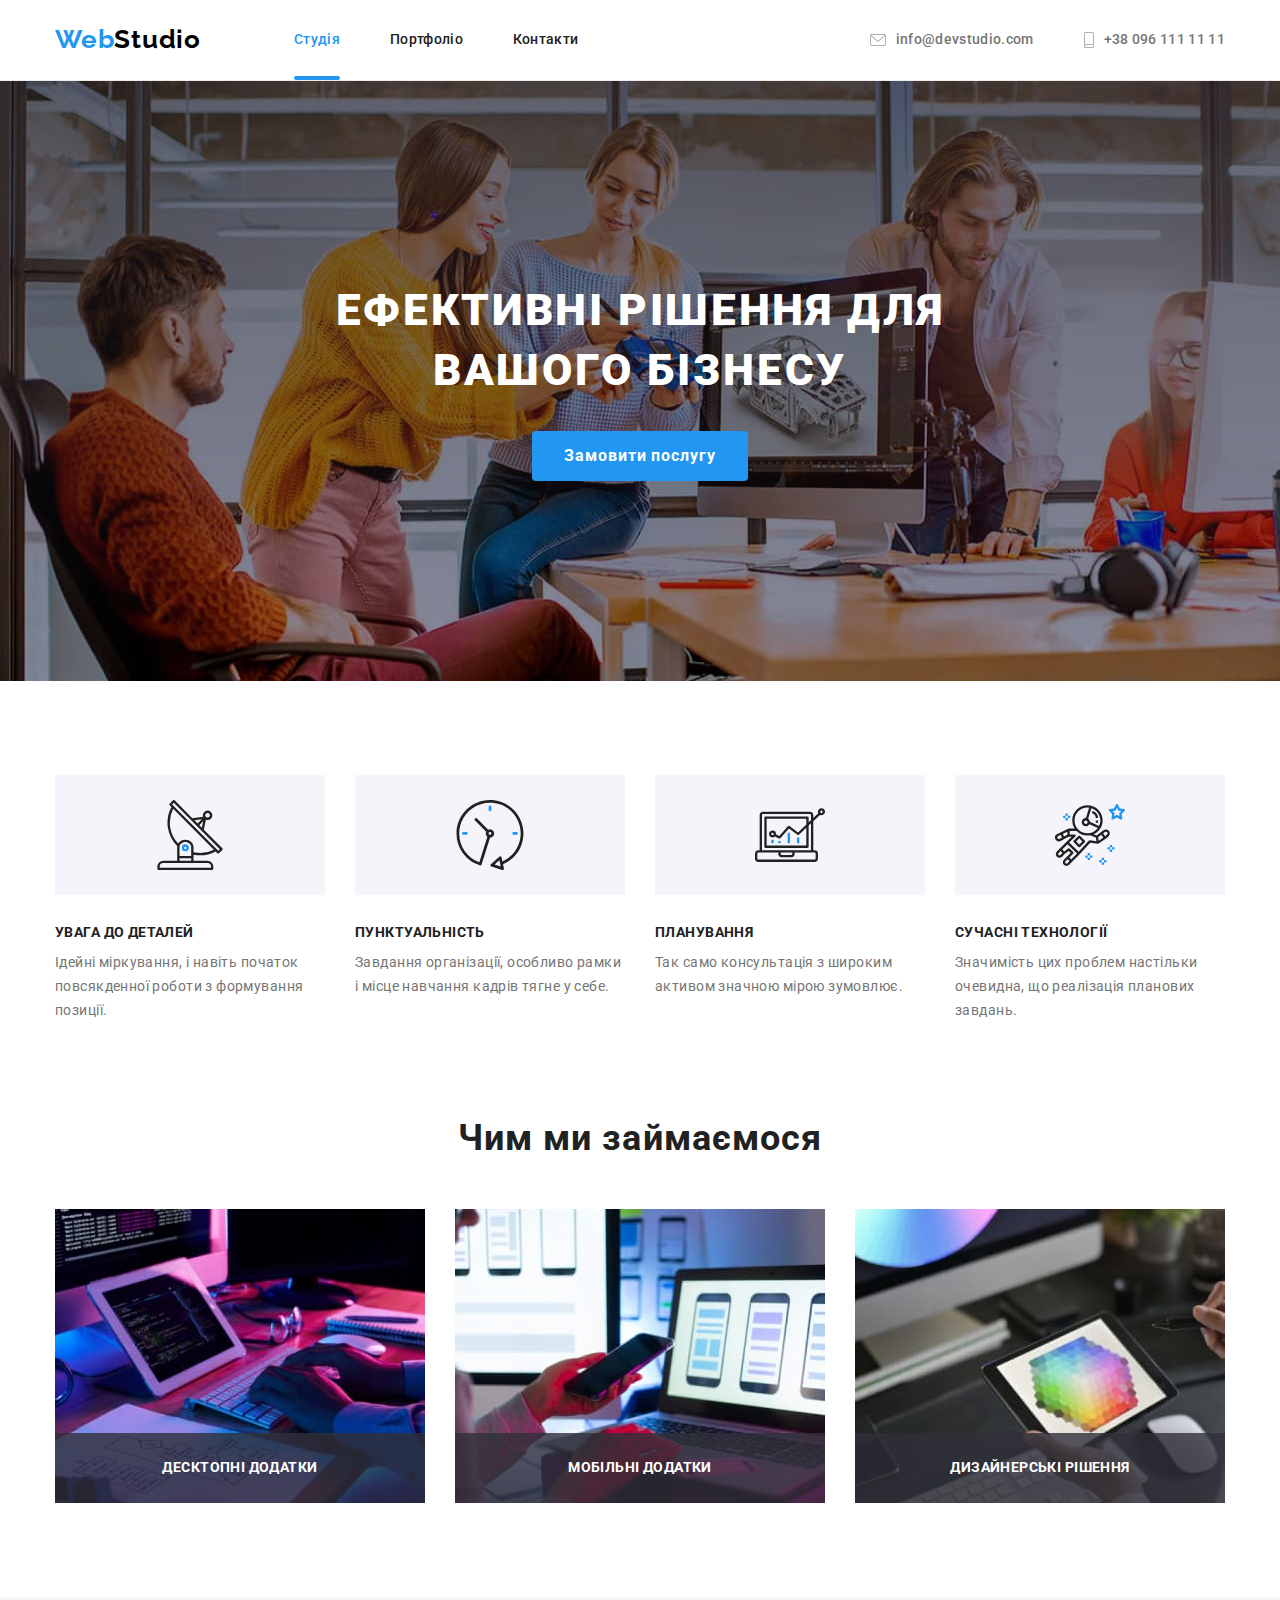
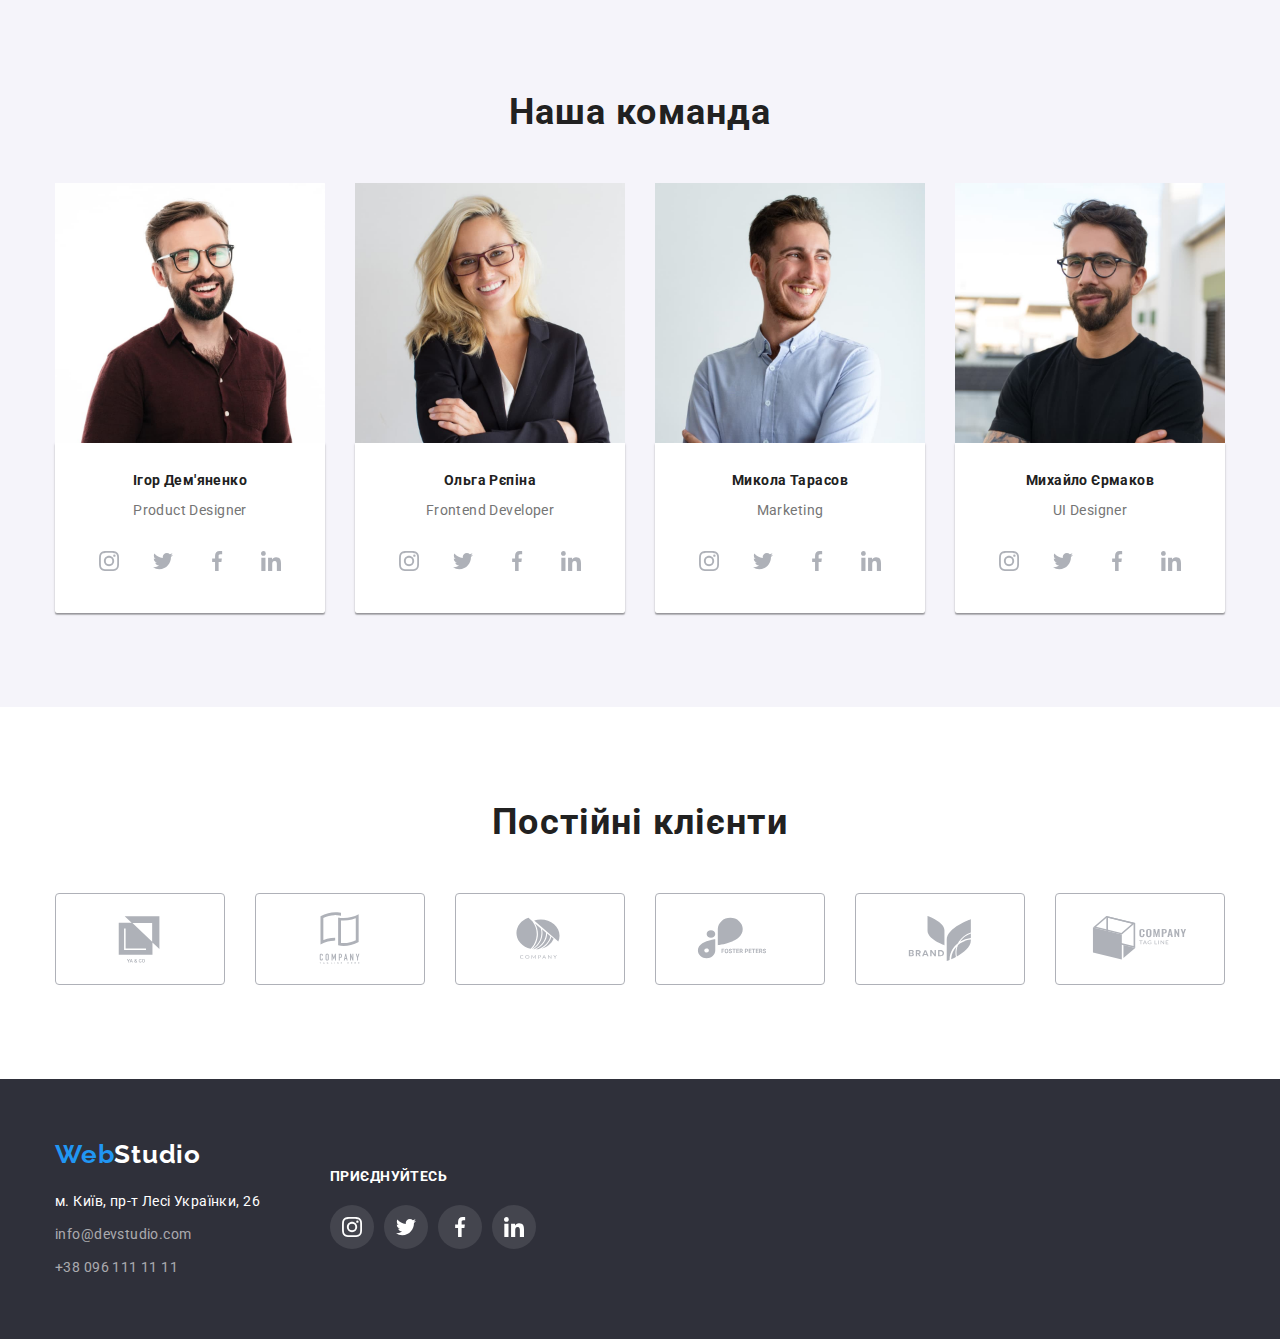
<file: index.html>
<!DOCTYPE html>
<html lang="uk">

<head>
  <meta charset="UTF-8" />
  <meta http-equiv="X-UA-Compatible" content="IE=edge" />
  <meta name="viewport" content="width=device-width, initial-scale=1.0" />
  <title>Web Studio</title>
  <link rel="preconnect" href="https://fonts.googleapis.com" />
  <link rel="preconnect" href="https://fonts.gstatic.com" crossorigin>
  <link href="https://fonts.googleapis.com/css2?family=Raleway:wght@700&family=Roboto:wght@400;500;700;900&display=swap"
    rel="stylesheet" />
  <link rel="stylesheet" href="https://cdnjs.cloudflare.com/ajax/libs/modern-normalize/1.1.0/modern-normalize.css"
    integrity="sha512-Y0MM+V6ymRKN2zStTqzQ227DWhhp4Mzdo6gnlRnuaNCbc+YN/ZH0sBCLTM4M0oSy9c9VKiCvd4Jk44aCLrNS5Q=="
    crossorigin="anonymous" referrerpolicy="no-referrer" />
  <link rel="stylesheet" href="./css/styles.css" />

<body>
  <header class="header">
    <div class="header-content container">
      <nav class="navigation">
        <a lang="en" class="header-logo" href="./index.html">
          <span class="accent">Web</span>Studio
        </a>
        <ul class="navigation-list">
          <li class="navigation-list-item accent-line"><a class="accent-navigation navigation-link"
              href="./index.html">Студія</a>
          </li>
          <li class="navigation-list-item"><a class="navigation-link" href="./portfolio.html">Портфоліо</a></li>
          <li class="navigation-list-item"><a class="navigation-link" href="/">Контакти</a></li>
        </ul>
      </nav>
      <div class="contact-container">
        <ul class="contact-list">
          <li class="contact-list-item">
            <div class="contact-icon">
              <a class="contact-link" href="mailto:info@devstudio.com">
                info@devstudio.com<svg width="16" height="12" class="contact-icon-svg">
                  <use href="./images/icons.svg#icon-envelope"></use>
                </svg>
              </a>
            </div>
          </li>
          <li class="contact-list-item">
            <div class="contact-icon">
              <a class="contact-link" href="tel:+380961111111">+38 096 111 11 11<svg width="10" height="16"
                  class="contact-icon-svg">
                  <use href="./images/icons.svg#icon-phone"></use>
                </svg>
              </a>
            </div>
          </li>
        </ul>
      </div>
    </div>
  </header>
  <main class="main">
    <section class="hiro-section">
      <div class="container">
        <h1 class="hiro-title">Ефективні рішення для вашого бізнесу</h1>
        <button data-modal-open type="button" class="hiro-button">Замовити послугу</button>
      </div>
    </section>

    <section class="advantage section">
      <div class="container">
        <h2 class="caption visually-hidden">Наші переваги</h2>
        <ul class="advantage-list list">
          <li class="list-item">
            <div class="advantage-container-icon">
              <svg width="70" height="70" class="advantage-icon">
                <use href="./images/icons.svg#icon-antenna"></use>
              </svg>
            </div>
            <h3 class="title">увага до деталей</h3>
            <p class="text">
              Ідейні міркування, і навіть початок повсякденної роботи з
              формування позиції.
            </p>
          </li>
          <li class="list-item">
            <div class="advantage-container-icon">
              <svg width="70" height="70" class="advantage-icon">
                <use href="./images/icons.svg#icon-clock"></use>
              </svg>
            </div>
            <h3 class="title">пунктуальність</h3>
            <p class="text">
              Завдання організації, особливо рамки і місце навчання кадрів тягне
              у себе.
            </p>
          </li>
          <li class="list-item">
            <div class="advantage-container-icon">
              <svg width="70" height="70" class="advantage-icon">
                <use href="./images/icons.svg#icon-diagram"></use>
              </svg>
            </div>
            <h3 class="title">планування</h3>
            <p class="text">
              Так само консультація з широким активом значною мірою зумовлює.
            </p>
          </li>
          <li class="list-item">
            <div class="advantage-container-icon">
              <svg width="70px" height="70" class="advantage-icon">
                <use href="./images/icons.svg#icon-astronaut"></use>
              </svg>
            </div>
            <h3 class="title">сучасні технології</h3>
            <p class="text">
              Значимість цих проблем настільки очевидна, що реалізація планових
              завдань.
            </p>
          </li>
        </ul>
      </div>
    </section>

    <section class="working section">
      <div class="container">
        <h2 class="caption">Чим ми займаємося</h2>
        <ul class="list">
          <li class="list-item">
            <div class="working-position"> <img class="img" src="./images/page1.jpg" alt="Розробка стркутури пробукту"
                width="370" />
              <h3 class="working-title">Десктопні додатки</h3>
            </div>
          </li>
          <li class="list-item">
            <div class="working-position"> <img class="img" src="./images/page2.jpg" alt="Розробка мобільних додатків"
                width="370" />
              <h3 class="working-title">Мобільні додатки</h3>
            </div>
          </li>
          <li class="list-item">
            <div class="working-position"> <img class="img" src="./images/page3.jpg" alt="Дизайн додатків"
                width="370" />
              <h3 class="working-title">Дизайнерські рішення</h3>
            </div>
          </li>
        </ul>
      </div>
    </section>


    <section class="team section">
      <div class="container">
        <h2 class="caption">Наша команда</h2>
        <ul class="list">
          <li class="list-item">
            <img class="img" src="./images/img.jpg" alt="Ігор Дем'яненко Продукт дизайнер" width="270" />
            <div class="team-content">
              <h3 class="title">Ігор Дем'яненко</h3>
              <p class="text" lang="en">Product Designer</p>
              <div class="team-icon">
                <ul class="team-list-icon">
                  <li class="team-item-icon">
                    <a class="team-icon-link" href="https://www.instagram.com/">
                      <svg width="20" height="20" class="team-icon-svg">
                        <use href="./images/icons.svg#icon-instagram"></use>
                      </svg>
                    </a>
                  </li>
                  <li class="team-item-icon">
                    <a class="team-icon-link" href="https://twitter.com/?lang=uk">
                      <svg width="20" height="20" class="team-icon-svg">
                        <use href="./images/icons.svg#icon-twitter"></use>
                      </svg>
                    </a>
                  </li>
                  <li class="team-item-icon">
                    <a class="team-icon-link" href="https://uk-ua.facebook.com/">
                      <svg width="20" height="20" class="team-icon-svg">
                        <use href="./images/icons.svg#icon-facebook"></use>
                      </svg>
                    </a>
                  </li>
                  <li class="team-item-icon">
                    <a class="team-icon-link" href="https://www.linkedin.com/">
                      <svg width="20" height="20" class="team-icon-svg">
                        <use href="./images/icons.svg#icon-linkedin"></use>
                      </svg>
                    </a>
                  </li>
                </ul>
              </div>
            </div>
          </li>
          <li class="list-item">
            <img class="img" src="./images/img1.jpg" alt="Ольга Рєпіна Фронтенд розробник" width="270" />
            <div class="team-content">
              <h3 class="title">Ольга Рєпіна</h3>
              <p class="text" lang="en">Frontend Developer</p>
              <div class="team-icon">
                <ul class="team-list-icon">
                  <li class="team-item-icon">
                    <a class="team-icon-link" href="https://www.instagram.com/">
                      <svg width="20" height="20" class="team-icon-svg">
                        <use href="./images/icons.svg#icon-instagram"></use>
                      </svg>
                    </a>
                  </li>
                  <li class="team-item-icon">
                    <a class="team-icon-link" href="https://twitter.com/?lang=uk">
                      <svg width="20" height="20" class="team-icon-svg">
                        <use href="./images/icons.svg#icon-twitter"></use>
                      </svg>
                    </a>
                  </li>
                  <li class="team-item-icon">
                    <a class="team-icon-link" href="https://uk-ua.facebook.com/">
                      <svg width="20" height="20" class="team-icon-svg">
                        <use href="./images/icons.svg#icon-facebook"></use>
                      </svg>
                    </a>
                  </li>
                  <li class="team-item-icon">
                    <a class="team-icon-link" href="https://www.linkedin.com/">
                      <svg width="20" height="20" class="team-icon-svg">
                        <use href="./images/icons.svg#icon-linkedin"></use>
                      </svg>
                    </a>
                  </li>
                </ul>
              </div>
            </div>
          </li>
          <li class="list-item">
            <img class="img" src="./images/img2.jpg" alt="Микола Тарасов Маркетолог" width="270" />
            <div class="team-content">
              <h3 class="title">Микола Тарасов</h3>
              <p class="text" lang="en">Marketing</p>
              <div class="team-icon">
                <ul class="team-list-icon">
                  <li class="team-item-icon">
                    <a class="team-icon-link" href="https://www.instagram.com/">
                      <svg width="20" height="20" class="team-icon-svg">
                        <use href="./images/icons.svg#icon-instagram"></use>
                      </svg>
                    </a>
                  </li>
                  <li class="team-item-icon">
                    <a class="team-icon-link" href="https://twitter.com/?lang=uk">
                      <svg width="20" height="20" class="team-icon-svg">
                        <use href="./images/icons.svg#icon-twitter"></use>
                      </svg>
                    </a>
                  </li>
                  <li class="team-item-icon">
                    <a class="team-icon-link" href="https://uk-ua.facebook.com/">
                      <svg width="20" height="20" class="team-icon-svg">
                        <use href="./images/icons.svg#icon-facebook"></use>
                      </svg>
                    </a>
                  </li>
                  <li class="team-item-icon">
                    <a class="team-icon-link" href="https://www.linkedin.com/">
                      <svg width="20" height="20" class="team-icon-svg">
                        <use href="./images/icons.svg#icon-linkedin"></use>
                      </svg>
                    </a>
                  </li>
                </ul>
              </div>
            </div>
          </li>
          <li class="list-item">
            <img class="img" src="./images/img3.jpg" alt="Михайло Єрмаков Дизайнер" width="270" />
            <div class="team-content">
              <h3 class="title">Михайло Єрмаков</h3>
              <p class="text" lang="en">UI Designer</p>
              <div class="team-icon">
                <ul class="team-list-icon">
                  <li class="team-item-icon">
                    <a class="team-icon-link" href="https://www.instagram.com/">
                      <svg width="20" height="20" class="team-icon-svg">
                        <use href="./images/icons.svg#icon-instagram"></use>
                      </svg>
                    </a>
                  </li>
                  <li class="team-item-icon">
                    <a class="team-icon-link" href="https://twitter.com/?lang=uk">
                      <svg width="20" height="20" class="team-icon-svg">
                        <use href="./images/icons.svg#icon-twitter"></use>
                      </svg>
                    </a>
                  </li>
                  <li class="team-item-icon">
                    <a class="team-icon-link" href="https://uk-ua.facebook.com/">
                      <svg width="20" height="20" class="team-icon-svg">
                        <use href="./images/icons.svg#icon-facebook"></use>
                      </svg>
                    </a>
                  </li>
                  <li class="team-item-icon">
                    <a class="team-icon-link" href="https://www.linkedin.com/">
                      <svg width="20" height="20" class="team-icon-svg">
                        <use href="./images/icons.svg#icon-linkedin"></use>
                      </svg>
                    </a>
                  </li>
                </ul>
              </div>
            </div>
          </li>
        </ul>
      </div>
    </section>
    <section class="clients">
      <div class="container">
        <h2 class="caption">Постійні клієнти
        </h2>
        <ul class="clients-list list">
          <li class="clients-icon-item"><a class="clients-icon-link" href="">
              <svg class="clients-icon-svg" width="106" height="60">
                <use href="./images/icons.svg#icon-Logo1"></use>
              </svg>
            </a>
          </li>
          <li class="clients-icon-item"><a class="clients-icon-link" href="">
              <svg class="clients-icon-svg" width="106" height="60">
                <use href="./images/icons.svg#icon-Logo2"></use>
              </svg>
            </a>
          </li>
          <li class="clients-icon-item"><a class="clients-icon-link" href="">
              <svg class="clients-icon-svg" width="106" height="60">
                <use href="./images/icons.svg#icon-Logo3"></use>
              </svg>
            </a>
          </li>
          <li class="clients-icon-item"><a class="clients-icon-link" href="">
              <svg class="clients-icon-svg" width="106" height="60">
                <use href="./images/icons.svg#icon-Logo4"></use>
              </svg>
            </a>
          </li>
          <li class="clients-icon-item"><a class="clients-icon-link" href="">
              <svg class="clients-icon-svg" width="106" height="60">
                <use href="./images/icons.svg#icon-Logo5"></use>
              </svg>
            </a>
          </li>
          <li class="clients-icon-item"><a class="clients-icon-link" href="">
              <svg class="clients-icon-svg" width="106" height="60">
                <use href="./images/icons.svg#icon-Logo6"></use>
              </svg>
            </a>
          </li>
        </ul>
      </div>
    </section>
  </main>
  <footer class=" footer">
    <div class="footer-flexbox container">
      <div class="footer-flex-adress">
        <a lang="en" class="footer-logo" href="./index.html">
          <span class="accent">Web</span>Studio
        </a>
        <address class="footer-adress">
          <ul class="footer-list">
            <li class="list-item"><a class="footer-link" href="/"><span class="footer-span">м. Київ, пр-т Лесі
                  Українки,
                  26</span></a></li>
            <li class="list-item"><a class="footer-link" href="mailto:info@devstudio.com">info@devstudio.com</a>
            </li>
            <li class="list-item"><a class="footer-link" href="tel:+380961111111">+38 096 111 11 11</a></li>
          </ul>
        </address>
      </div>
      <div class="footer-flex-icon">
        <strong class="footer-caption">приєднуйтесь</strong>
        <div class="footer-icon">
          <ul class="footer-list-icon">
            <li class="footer-item-icon">
              <a class="footer-icon-link" href="https://www.instagram.com/">
                <svg width="20" height="20" class="team-icon-svg">
                  <use href="./images/icons.svg#icon-instagram"></use>
                </svg>
              </a>
            </li>
            <li class="footer-item-icon">
              <a class="footer-icon-link" href="https://twitter.com/?lang=uk">
                <svg width="20" height="20" class="team-icon-svg">
                  <use href="./images/icons.svg#icon-twitter"></use>
                </svg>
              </a>
            </li>
            <li class="footer-item-icon">
              <a class="footer-icon-link" href="https://uk-ua.facebook.com/">
                <svg width="20" height="20" class="team-icon-svg">
                  <use href="./images/icons.svg#icon-facebook"></use>
                </svg>
              </a>
            </li>
            <li class="footer-item-icon">
              <a class="footer-icon-link" href="https://www.linkedin.com/">
                <svg width="20" height="20" class="team-icon-svg">
                  <use href="./images/icons.svg#icon-linkedin"></use>
                </svg>
              </a>
            </li>
          </ul>
        </div>
      </div>
    </div>
  </footer>
  <!-- модальне вікно -->
  <div data-modal class="backdrop is-hidden">
    <div class="modal">
      <button data-modal-close type="button" class="modal-button">
        <svg width="18px" height="18px" class="modal-icon">
          <use href="./images/icons.svg#icon-close">
          </use>
        </svg>
      </button>
    </div>
  </div>
  <script src="./js/modal.js"></script>
</body>

</html>
</file>
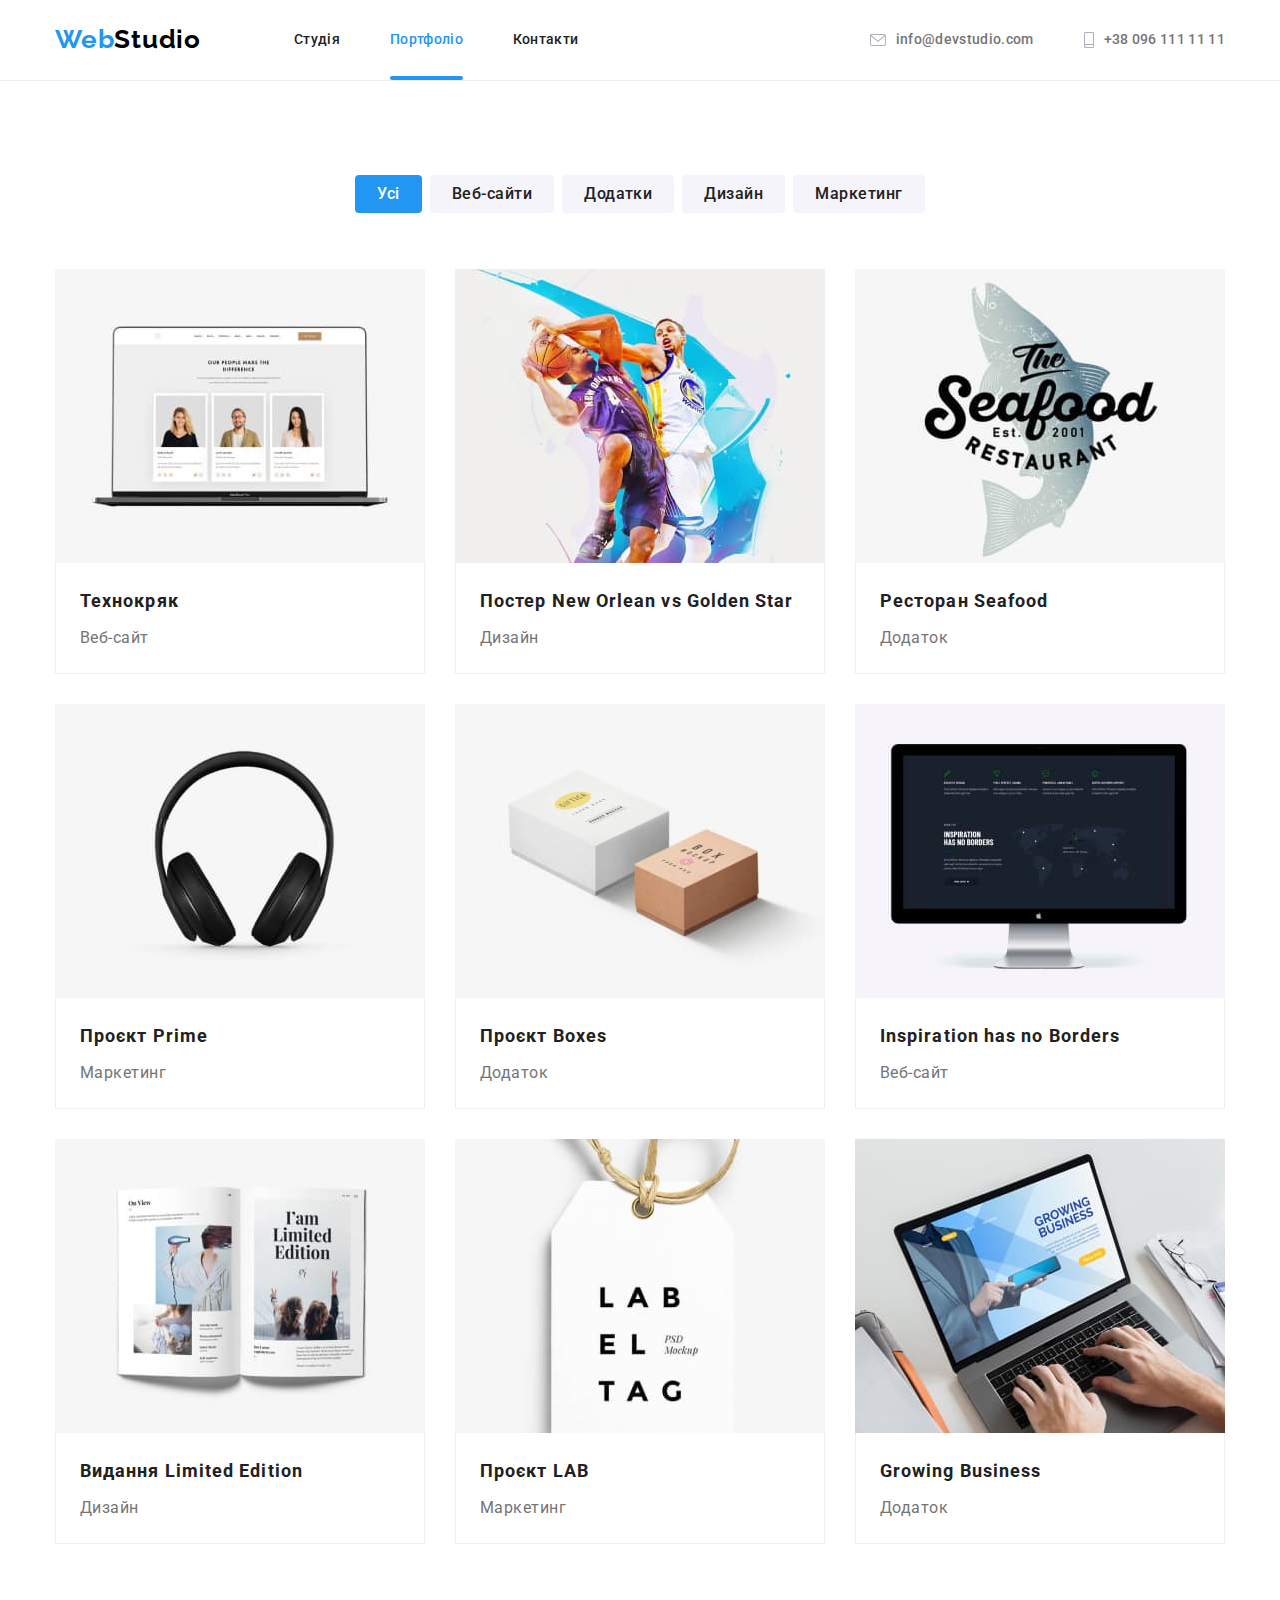
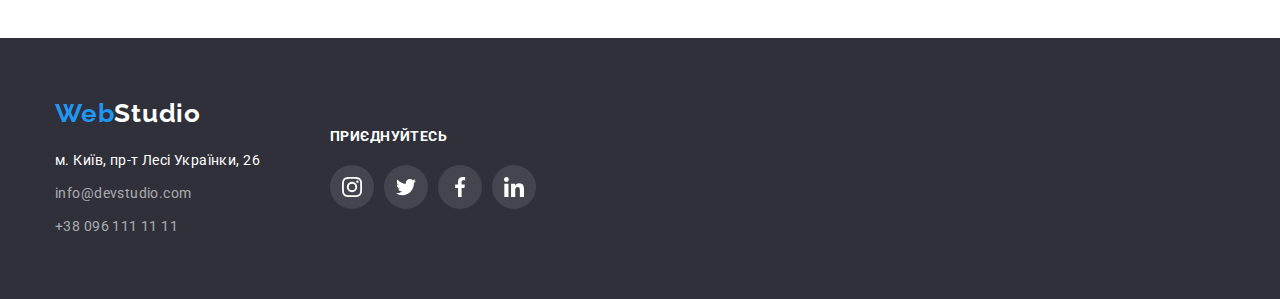
<file: portfolio.html>
<!DOCTYPE html>
<html lang="uk">

<head>
  <meta charset="UTF-8" />
  <meta http-equiv="X-UA-Compatible" content="IE=edge" />
  <meta name="viewport" content="width=device-width, initial-scale=1.0" />
  <title>Web Studio</title>
  <link rel="preconnect" href="https://fonts.googleapis.com" />
  <link rel="preconnect" href="https://fonts.gstatic.com" crossorigin />
  <link href="https://fonts.googleapis.com/css2?family=Raleway:wght@700&family=Roboto:wght@400;500;700;900&display=swap"
    rel="stylesheet" />
  <link rel="stylesheet" href="https://cdnjs.cloudflare.com/ajax/libs/modern-normalize/1.1.0/modern-normalize.css"
    integrity="sha512-Y0MM+V6ymRKN2zStTqzQ227DWhhp4Mzdo6gnlRnuaNCbc+YN/ZH0sBCLTM4M0oSy9c9VKiCvd4Jk44aCLrNS5Q=="
    crossorigin="anonymous" referrerpolicy="no-referrer" />
  <link rel="stylesheet" href="./css/styles.css" />
</head>

<body>
  <header class="header">
    <div class="header-content container">
      <nav class="navigation">
        <a lang="en" class="header-logo" href="./index.html">
          <span class="accent">Web</span>Studio
        </a>
        <ul class="navigation-list">
          <li class="navigation-list-item"><a class="navigation-link" href="./index.html">Студія</a>
          </li>
          <li class="navigation-list-item accent-line"><a class="accent-navigation navigation-link"
              href="./portfolio.html">Портфоліо</a></li>
          <li class="navigation-list-item"><a class="navigation-link" href="/">Контакти</a></li>
        </ul>
      </nav>
      <div class="contact-container">
        <ul class="contact-list">
          <li class="contact-list-item">
            <div class="contact-icon">
              <a class="contact-link" href="mailto:info@devstudio.com">
                info@devstudio.com<svg width="16" height="12" class="contact-icon-svg">
                  <use href="./images/icons.svg#icon-envelope"></use>
                </svg>
              </a>
            </div>
          </li>
          <li class="contact-list-item">
            <div class="contact-icon">
              <a class="contact-link" href="tel:+380961111111">+38 096 111 11 11<svg width="10" height="16"
                  class="contact-icon-svg">
                  <use href="./images/icons.svg#icon-phone"></use>
                </svg>
              </a>
            </div>
          </li>
        </ul>
      </div>
    </div>
  </header>
  <main class="main">
    <section class="main-portfolio section">
      <div class="container">
        <h1 class="subject visually-hidden">Каталог послуг</h1>
        <ul class="list-button">
          <li class="list-item">
            <button class="accent-button button" type="button">Усі</button>
          </li>
          <li class="list-item">
            <button class="button" type="button">Веб-сайти</button>
          </li>
          <li class="list-item">
            <button class="button" type="button">Додатки</button>
          </li>
          <li class="list-item">
            <button class="button" type="button">Дизайн</button>
          </li>
          <li class="list-item">
            <button class="button" type="button">Маркетинг</button>
          </li>
        </ul>
        <ul class="list-portfolio">
          <li class="list-item item-portfolio">
            <a class="portfolio-link" href="">
              <div class="overlay"> <img class="img" src="./images/img-0.jpg" alt="сайт технокряк" width="370" />
                <p class="text-overlay">Ресурс пропонує комплексні пропозиції з різним рівнем функціоналу та сервісів.
                  Все це дозволить відвідувачу отримати вичерпні відомості про компанію чи приватну особу.</p>
              </div>
              <div class="border-portfolio">
                <h2 class="title">Технокряк</h2>
                <p class="text">Веб-сайт</p>
              </div>
            </a>
          </li>
          <li class="list-item item-portfolio">
            <a class="portfolio-link" href="">
              <div class="overlay"> <img class="img" src="./images/img-1.jpg" alt="дизайн постера" width="370" />
                <p class="text-overlay">Ресурс пропонує комплексні пропозиції з різним рівнем функціоналу та сервісів.
                  Все це дозволить відвідувачу отримати вичерпні відомості про компанію чи приватну особу.</p>
              </div>
              <div class="border-portfolio">
                <h2 class="title">
                  Постер <span lang="en"> New Orlean vs Golden Star</span></h2>
                <p class="text">Дизайн</p>
              </div>
            </a>
          </li>
          <li class="list-item item-portfolio">
            <a class="portfolio-link" href="">
              <div class="overlay"> <img class="img" src="./images/img-2.jpg" alt="додаток ресторану" width="370" />
                <p class="text-overlay">Ресурс пропонує комплексні пропозиції з різним рівнем функціоналу та сервісів.
                  Все це дозволить відвідувачу отримати вичерпні відомості про компанію чи приватну особу.</p>
              </div>
              <div class="border-portfolio">
                <h2 class="title">Ресторан <span lang="en">Seafood</span></h2>
                <p class="text">Додаток</p>
              </div>
            </a>
          </li>
          <li class="list-item item-portfolio">
            <a class="portfolio-link" href="">
              <div class="overlay"> <img class="img" src="./images/img-3.jpg" alt="фото з проекту прайм" width="370" />
                <p class="text-overlay">Ресурс пропонує комплексні пропозиції з різним рівнем функціоналу та сервісів.
                  Все це дозволить відвідувачу отримати вичерпні відомості про компанію чи приватну особу.</p>
              </div>
              <div class="border-portfolio">
                <h2 class="title">Проєкт <span lang="en">Prime</span></h2>
                <p class="text">Маркетинг</p>
              </div>
            </a>
          </li>
          <li class="list-item item-portfolio">
            <a class="portfolio-link" href="">
              <div class="overlay"> <img class="img" src="./images/img-4.jpg" alt="фото з додатку" width="370" />
                <p class="text-overlay">Ресурс пропонує комплексні пропозиції з різним рівнем функціоналу та сервісів.
                  Все це дозволить відвідувачу отримати вичерпні відомості про компанію чи приватну особу.</p>
              </div>
              <div class="border-portfolio">
                <h2 class="title">Проєкт <span lang="en">Boxes</span></h2>
                <p class="text">Додаток</p>
              </div>
            </a>
          </li>
          <li class="list-item item-portfolio">
            <a class="portfolio-link" href="">
              <div class="overlay"> <img class="img" src="./images/img-5.jpg" alt="веб-сайт" width="370" />
                <p class="text-overlay">Ресурс пропонує комплексні пропозиції з різним рівнем функціоналу та сервісів.
                  Все це дозволить відвідувачу отримати вичерпні відомості про компанію чи приватну особу.</p>
              </div>
              <div class="border-portfolio">
                <h2 class="title" lang="en">Inspiration has no Borders</h2>
                <p class="text">Веб-сайт</p>
              </div>
            </a>
          </li>
          <li class="list-item item-portfolio">
            <a class="portfolio-link" href="">
              <div class="overlay"> <img class="img" src="./images/img-6.jpg" alt="дизайн видання" width="370" />
                <p class="text-overlay">Ресурс пропонує комплексні пропозиції з різним рівнем функціоналу та сервісів.
                  Все це дозволить відвідувачу отримати вичерпні відомості про компанію чи приватну особу.</p>
              </div>
              <div class="border-portfolio">
                <h2 class="title">
                  Видання <span lang="en">Limited Edition</span>
                </h2>
                <p class="text">Дизайн</p>
              </div>
            </a>
          </li>
          <li class="list-item item-portfolio">
            <a class="portfolio-link" href="">
              <div class="overlay"> <img class="img" src="./images/img-7.jpg" alt="фото з проекту" width="370" />
                <p class="text-overlay">Ресурс пропонує комплексні пропозиції з різним рівнем функціоналу та сервісів.
                  Все це дозволить відвідувачу отримати вичерпні відомості про компанію чи приватну особу.</p>
              </div>
              <div class="border-portfolio">
                <h2 class="title">Проєкт <span lang="en">LAB</span></h2>
                <p class="text">Маркетинг</p>
              </div>
            </a>
          </li>
          <li class="list-item item-portfolio">
            <a class="portfolio-link" href="">
              <div class="overlay"> <img class="img" src="./images/img-8.jpg" alt="додаток" width="370" />
                <p class="text-overlay">Ресурс пропонує комплексні пропозиції з різним рівнем функціоналу та сервісів.
                  Все це дозволить відвідувачу отримати вичерпні відомості про компанію чи приватну особу.</p>
              </div>
              <div class="border-portfolio">
                <h2 class="title" lang="en">Growing Business</h2>
                <p class="text">Додаток</p>
              </div>
            </a>
          </li>
        </ul>
      </div>
    </section>
  </main>
  <footer class=" footer">
    <div class="footer-flexbox container">
      <div class="footer-flex-adress">
        <a lang="en" class="footer-logo" href="./index.html">
          <span class="accent">Web</span>Studio
        </a>
        <address class="footer-adress">
          <ul class="footer-list">
            <li class="list-item"><a class="footer-link" href="/"><span class="footer-span">м. Київ, пр-т Лесі
                  Українки,
                  26</span></a></li>
            <li class="list-item"><a class="footer-link" href="mailto:info@devstudio.com">info@devstudio.com</a>
            </li>
            <li class="list-item"><a class="footer-link" href="tel:+380961111111">+38 096 111 11 11</a></li>
          </ul>
        </address>
      </div>
      <div class="footer-flex-icon">
        <h2 class="footer-caption">приєднуйтесь</h2>
        <div class="footer-icon">
          <ul class="footer-list-icon">
            <li class="footer-item-icon">
              <a class="footer-icon-link" href="https://www.instagram.com/">
                <svg width="20" height="20" class="team-icon-svg">
                  <use href="./images/icons.svg#icon-instagram"></use>
                </svg>
              </a>
            </li>
            <li class="footer-item-icon">
              <a class="footer-icon-link" href="https://twitter.com/?lang=uk">
                <svg width="20" height="20" class="team-icon-svg">
                  <use href="./images/icons.svg#icon-twitter"></use>
                </svg>
              </a>
            </li>
            <li class="footer-item-icon">
              <a class="footer-icon-link" href="https://uk-ua.facebook.com/">
                <svg width="20" height="20" class="team-icon-svg">
                  <use href="./images/icons.svg#icon-facebook"></use>
                </svg>
              </a>
            </li>
            <li class="footer-item-icon">
              <a class="footer-icon-link" href="https://www.linkedin.com/">
                <svg width="20" height="20" class="team-icon-svg">
                  <use href="./images/icons.svg#icon-linkedin"></use>
                </svg>
              </a>
            </li>
          </ul>
        </div>
      </div>
    </div>
  </footer>
</body>

</html>
</file>
<file: css/styles.css>
/* кольори */
:root {
  --text-color: #757575;
  --white-color: #fff;
  --title-color: #212121;
  --accent-color: #2196f3;
  --footer-bgc-color: #2f303a;
  --hiro-button-hover: #188ce8;
  --light-grey-color: #f5f4fa;
  --header-logo-color: #000;
  --footer-link-color: #ffffff99;
  --portfolio-border-color: #eeeeee;
  --header-border-color: #ececec;
  --icon-color: #aeb1b8;
  --cubic-bezier: cubic-bezier(0.4, 0, 0.2, 1);
  --color-working-bgc: rgba(47, 48, 58, 0.8);
  --color-bg-overlay: rgba(33, 150, 243, 0.9);
  --color-backdrop-modal: rgba(0, 0, 0, 0.2);
  --border-modal-icon: rgba(0, 0, 0, 0.1);
}
/* боді */
body {
  font-family: Roboto, Raleway, sans-serif;
  color: var(--text-color);
  background-color: var(--white-color);
  margin-left: auto;
  margin-right: auto;
}
/* обнулення */
h1,
h2,
h3,
h4,
h5,
h6,
p,
ul {
  margin: 0;
  margin: 0;
  padding: 0;
  padding: 0;
}
/* контейнер */
.container {
  width: 1200px;
  padding-left: 15px;
  padding-right: 15px;
  margin-left: auto;
  margin-right: auto;
}
/* хедер */
.header {
  border-bottom: 1px solid var(--header-border-color);
}
.header-logo {
  color: var(--header-logo-color);
  text-decoration: none;
  font-family: Raleway, sans-serif;
  font-size: 26px;
  font-weight: 700;
  line-height: 1.19;
  letter-spacing: 0.03em;
  margin-right: 93px;
  padding-top: 24px;
  padding-bottom: 25px;
}
.accent {
  color: var(--accent-color);
}
.accent-line {
  position: relative;
}
.accent-line::after {
  content: "";
  position: absolute;
  left: 0;
  bottom: 0;
  width: 100%;
  height: 4px;
  display: block;
  border-radius: 2px;
  background-color: var(--accent-color);
}
.header-content {
  display: flex;
  align-items: center;
}
.navigation {
  display: flex;
  align-items: center;
}
.navigation-list,
.contact-list {
  display: flex;
  list-style: none;
  letter-spacing: 0.02em;
}
.contact-container {
  margin-left: auto;
}
.contact-link {
  display: block;
  color: var(--text-color);
  text-decoration: none;
  font-size: 14px;
  font-weight: 500;
  line-height: 1.14;
  padding-top: 32px;
  padding-bottom: 32px;
}
/* стилізація іконок контакт */
.contact-list {
  /* margin-right: 0; */
  /* margin-left: auto; */
  list-style: none;
  display: flex;
  /* margin-right: 50px;
  margin-left: 50px; */
  /* padding: 32px; */
}
.contact-link {
  display: flex;
  flex-direction: row-reverse;
  align-items: center;
  gap: 10px;
  /* font-size: 32px; */
  text-decoration: none;
  fill: var(--icon-color);
  /* margin-right: 50px; */
  /* padding: 32px; */
  transition: color 250ms var(--cubic-bezier), fill 250ms var(--cubic-bezier);
}
.contact-link:hover,
.contact-link:focus {
  color: var(--accent-color);
  fill: var(--accent-color);
}
/* налаштування секції навігації */
.navigation-list .navigation-link {
  color: var(--title-color);
  text-decoration: none;
  font-size: 14px;
  font-weight: 500;
  line-height: 1.14;
  display: inline-block;
  padding-top: 32px;
  padding-bottom: 32px;
  transition: color 250ms var(--cubic-bezier);
}
.navigation-list .navigation-link:hover,
.navigation-list .navigation-link:focus {
  color: var(--accent-color);
}
.navigation-list .accent-navigation {
  color: var(--accent-color);
}
.navigation-list-item {
  margin-right: 50px;
}
.navigation-list-item:last-child {
  margin-right: 0px;
}
/* налаштування списку */
.list {
  list-style: none;
  display: flex;
  margin-top: 50px;
}
.list-item {
  list-style: none;
}
.list-button {
  display: flex;
  justify-content: center;
}
.list-button .list-item {
  margin-right: 8px;
}
/* overlay Портфоліо */
.overlay {
  position: relative;
  /* top: 0; */
  /* left: 0; */
  /* width: 100%; */
  /* height: 100%; */
  /* background-color: var(--accent-color); */
  /* transform: translateY(-100%); */
  overflow: hidden;
}
.text-overlay {
  /* overflow: hidden; */
  position: absolute;
  top: 0;
  left: 0;
  width: 100%;
  height: 100%;
  background-color: var(--color-bg-overlay);
  transform: translateY(101%);
  /* width: 100%; */
  /* text-align: center; */
  padding-left: 24px;
  padding-top: 63px;
  padding-right: 24px;
  padding-bottom: 63px;
  color: var(--white-color);
  font-size: 18px;
  line-height: 1.56;
  letter-spacing: 0.03em;
  transition: transform 250ms var(--cubic-bezier);
}
/* списки та посилання Портфоліо */
.list-portfolio {
  margin-top: 56px;
  display: flex;
  flex-wrap: wrap;
}
.portfolio-link {
  display: block;
  text-decoration: none;
  color: inherit;
}
.portfolio-link:hover,
.portfolio-link:focus,
.portfolio-link:hover .text-overlay,
.portfolio-link:focus .text-overlay {
  box-shadow: 0px 1px 1px rgba(0, 0, 0, 0.12), 0px 4px 4px rgba(0, 0, 0, 0.06),
    1px 4px 6px rgba(0, 0, 0, 0.16);
  overflow: visible;
  transform: translateY(0);
  /* outline: none; */
}
.portfolio-link .text {
  font-size: 16px;
  line-height: 1.88;
  letter-spacing: 0.03em;
}
.portfolio-link .title {
  font-weight: 700;
  font-size: 18px;
  line-height: 2;
  letter-spacing: 0.06em;
}
.list-item {
  margin-right: 30px;
}
.contact-list-item:last-child,
.list-item:last-child {
  margin-right: 0px;
}
.contact-list {
  margin-left: auto;
}
.contact-list-item {
  margin-right: 50px;
}
/*ітеми портфоліо */
.item-portfolio {
  transition: box-shadow 250ms var(--cubic-bezier);
}
.item-portfolio .title {
  font-weight: 700;
  font-size: 18px;
  line-height: 2;
  letter-spacing: 0.06em;
}
.item-portfolio:nth-child(-n + 6) {
  margin-bottom: 30px;
  display: block;
}
.item-portfolio:nth-child(3n + 3) {
  margin-right: 0px;
  display: block;
}

.item-portfolio .text {
  margin-top: 4px;
}
/* бордер портфоліо */
.border-portfolio {
  border-left: 1px solid var(--portfolio-border-color);
  border-right: 1px solid var(--portfolio-border-color);
  border-bottom: 1px solid var(--portfolio-border-color);
  padding-top: 20px;
  padding-bottom: 20px;
  padding-left: 24px;
  padding-right: 24px;
}
.img {
  display: block;
}
/* налаштування кнопок */
.button {
  cursor: pointer;
  color: var(--title-color);
  background-color: var(--light-grey-color);
  border: 0px;
  font-family: Roboto, sens-serif;
  font-size: 16px;
  font-weight: 500;
  line-height: 1.63;
  letter-spacing: 0.03em;
  padding-left: 22px;
  padding-top: 6px;
  padding-right: 22px;
  padding-bottom: 6px;
  border-radius: 4px;
  transition: color 250ms var(--cubic-bezier),
    background-color 250ms var(--cubic-bezier),
    box-shadow 250ms var(--cubic-bezier);
}
.button:hover,
.button:focus {
  color: var(--white-color);
  background-color: var(--accent-color);
  box-shadow: 0px 3px 1px rgba(0, 0, 0, 0.1), 0px 1px 2px rgba(0, 0, 0, 0.08),
    0px 2px 2px rgba(0, 0, 0, 0.12);
}
.accent-button {
  color: var(--white-color);
  background-color: var(--accent-color);
}
/* секція хіро */
.hiro-section {
  background-image: linear-gradient(
      180deg,
      rgba(47, 48, 58, 0.4) 0%,
      rgba(47, 48, 58, 0) 100%
    ),
    url("../images/bgImg.jpg");
  background-size: cover;
  background-repeat: no-repeat;
  max-width: 1600px;
  max-height: 600px;
  background-color: var(--footer-bgc-color);
  text-align: center;
  padding-top: 200px;
  padding-bottom: 200px;
  margin: 0 auto;
}
.hiro-section .container {
  width: 696px;
}
.hiro-title {
  color: var(--white-color);
  font-size: 44px;
  font-weight: 900;
  line-height: 1.36;
  text-align: center;
  letter-spacing: 0.06em;
  text-transform: uppercase;
  margin-bottom: 30px;
}
.hiro-button {
  cursor: pointer;
  font-family: Roboto, sens-serif;
  font-size: 16px;
  font-weight: 700;
  line-height: 1.88;
  color: var(--white-color);
  background-color: var(--accent-color);
  border: 0px;
  letter-spacing: 0.06em;
  display: inline-block;
  padding-left: 32px;
  padding-top: 10px;
  padding-right: 32px;
  padding-bottom: 10px;
  border-radius: 4px;
  transition: background-color 250ms var(--cubic-bezier);
}
.hiro-button:hover,
.hiro-button:focus {
  background-color: var(--hiro-button-hover);
}
/* переваги */
.advantage-container-icon {
  background-color: var(--light-grey-color);
  width: 270px;
  height: 120px;
  display: flex;
  /* padding-left: 100px;
  padding-right: 100px;
  padding-top: 25px;
  padding-bottom: 25px; */
  margin-bottom: 30px;
  fill: currentColor;
  align-items: center;
  justify-content: center;
}
/* .advantage-icon {
  fill: currentColor;
} */
.advantage-list {
  margin-top: 0;
}
.advantage .list-item {
  width: 25%;
}
/* секція наша робота */
.working-position {
  position: relative;
}
.working-title {
  position: absolute;
  width: 100%;
  left: 0;
  bottom: 0;
  font-weight: 700;
  font-size: 14px;
  line-height: 1.14;
  text-align: center;
  letter-spacing: 0.03em;
  text-transform: uppercase;
  color: var(--white-color);
  background-color: var(--color-working-bgc);
  padding-top: 27px;
  padding-bottom: 27px;
}
.working .list {
  display: flex;
  align-items: flex-end;
}
/* секція команда */
.team-list-icon {
  list-style: none;
  display: flex;
  gap: 10px;
  margin-top: 16px;
  /* padding-left: 32px;
  padding-right: 32px; */
}
.team-icon-link {
  display: inline-block;
  text-decoration: none;
  width: 44px;
  height: 44px;
  border-radius: 50%;
  /* padding: 12px; */
  fill: var(--icon-color);
  display: flex;
  align-items: center;
  justify-content: center;
  transition: background-color 250ms var(--cubic-bezier),
    fill 250ms var(--cubic-bezier);
}
/* .team-icon-svg {
  fill: currentColor;
} */
.team-icon-link:hover,
.team-icon-link:focus {
  background-color: var(--accent-color);
  fill: var(--white-color);
}
.team {
  background-color: var(--light-grey-color);
}
.team-content {
  background-color: var(--white-color);
  text-align: center;
  border-radius: 0 0 2px 2px;
  box-shadow: 0px 1px 3px #00000029, 0px 1px 1px #00000024,
    0px 2px 1px #00000033;
  padding-top: 30px;
  padding-bottom: 30px;
  padding-left: 32px;
  padding-right: 32px;
}
.caption {
  color: var(--title-color);
  font-size: 36px;
  font-weight: 700;
  line-height: 1.17;
  text-align: center;
  letter-spacing: 0.03em;
}
/* налаштування н2 */
.title {
  color: var(--title-color);
  font-size: 14px;
  font-weight: 700;
  line-height: 1.14;
  letter-spacing: 0.03em;
}
.advantage .title {
  text-transform: uppercase;
}
/* налаштування р */
.text {
  font-size: 14px;
  line-height: 1.71;
  letter-spacing: 0.03em;
  margin-top: 10px;
}
/* секція з відступами */
/* .section {
  margin-left: auto;
  margin-right: auto;
} */
.section:nth-child(even) {
  padding-top: 94px;
  padding-bottom: 94px;
}
.section:nth-child(odd) {
  padding-bottom: 94px;
}
.section:last-child {
  padding-top: 94px;
  padding-bottom: 94px;
}
/* секція постійні клієнти */
.clients {
  padding-top: 94px;
  padding-bottom: 94px;
}
.clients-list {
  display: flex;
  gap: 30px;
}
.clients-icon-link {
  border: 1px solid #afb1b8;
  border-radius: 4px;
  display: inline-block;
  fill: var(--icon-color);
  width: 170px;
  height: 92px;
  display: flex;
  justify-content: center;
  align-items: center;
  /* padding-left: 32px;
  padding-right: 32px;
  padding-top: 16px;
  padding-bottom: 16px; */
  transition: border 250ms var(--cubic-bezier), fill 250ms var(--cubic-bezier);
}
.clients-icon-link:hover,
.clients-icon-link:focus {
  border: 1px solid var(--accent-color);
  fill: var(--accent-color);
}

/* секція футер */
.footer {
  background-color: var(--footer-bgc-color);
  padding-top: 60px;
  padding-bottom: 60px;
}
/* налаштування футер іконок */
.footer-flexbox {
  display: flex;
  gap: 70px;
}
.footer-list-icon {
  list-style: none;
  display: flex;
  gap: 10px;
  margin-top: 20px;
}
.footer-flex-icon {
  /* padding-top: 15px;
  padding-bottom: 37px; */
  display: flex;
  justify-content: center;
  align-items: baseline;
  flex-direction: column;
}
.footer-icon-link {
  display: inline-block;
  text-decoration: none;
  width: 44px;
  height: 44px;
  border-radius: 50%;
  display: flex;
  justify-content: center;
  align-items: center;
  /* padding: 12px; */
  fill: var(--white-color);
  background-color: rgba(255, 255, 255, 0.1);
  transition: background-color 250ms var(--cubic-bezier);
}
.footer-icon-link:hover,
.footer-icon-link:focus {
  background-color: var(--accent-color);
  /* fill: var(--white-color); */
}
.footer-caption {
  color: var(--white-color);
  font-weight: 700;
  font-size: 14px;
  line-height: 1.14;
  letter-spacing: 0.03em;
  text-transform: uppercase;
}
.footer-adress {
  font-style: normal;
  margin-top: 20px;
}
.footer-link {
  display: inline-block;
  text-decoration: none;
  color: var(--footer-link-color);
  font-size: 14px;
  line-height: 1.71;
  letter-spacing: 0.03em;
  transition: color 250ms var(--cubic-bezier);
}
.footer-list .list-item {
  margin-right: 0;
  margin-top: 9px;
}
.footer-list .list-item:first-child {
  margin: 0;
}
.footer-link .footer-span {
  color: var(--white-color);
  transition: color 250ms var(--cubic-bezier);
}
.footer-link:hover,
.footer-link:focus,
.footer-link:focus .footer-span,
.footer-link:hover .footer-span {
  color: var(--accent-color);
}
.footer-logo {
  text-decoration: none;
  font-family: Raleway, sens-serif;
  font-size: 26px;
  font-weight: 700;
  line-height: 1.19;
  color: var(--white-color);
  letter-spacing: 0.03em;
  display: inline-block;
}
/* візуальний патерн(ховає частина коду(читалка бачить!)) */
.visually-hidden {
  position: absolute;
  width: 1px;
  height: 1px;
  margin: -1px;
  border: 0;
  padding: 0;

  white-space: nowrap;
  clip-path: inset(100%);
  clip: rect(0 0 0 0);
  overflow: hidden;
}
/* налаштування модального вікна */
.backdrop {
  position: fixed;
  top: 0;
  left: 0;
  width: 100%;
  height: 100%;
  background-color: var(--color-backdrop-modal);
  opacity: 1;
  transition: opacity 250ms var(--cubic-bezier);
}
.backdrop.is-hidden {
  opacity: 0;
  pointer-events: none;
}
.backdrop.is-hidden .modal {
  transform: translate(-50%, -50%) scale(0.9);
}
.modal {
  position: absolute;
  top: 50%;
  left: 50%;
  width: 528px;
  height: 581px;
  background-color: var(--white-color);
  transform: translate(-50%, -50%) scale(1);
  transition: transform 250ms var(--cubic-bezier);
}
.modal-button {
  position: absolute;
  top: 8px;
  right: 8px;
  width: 30px;
  height: 30px;
  text-decoration: none;
  fill: var(--header-logo-color);
  background-color: var(--white-color);
  display: flex;
  justify-content: center;
  align-items: center;
  border: 1px solid var(--border-modal-icon);
  border-radius: 50%;
  cursor: pointer;
}
</file>
